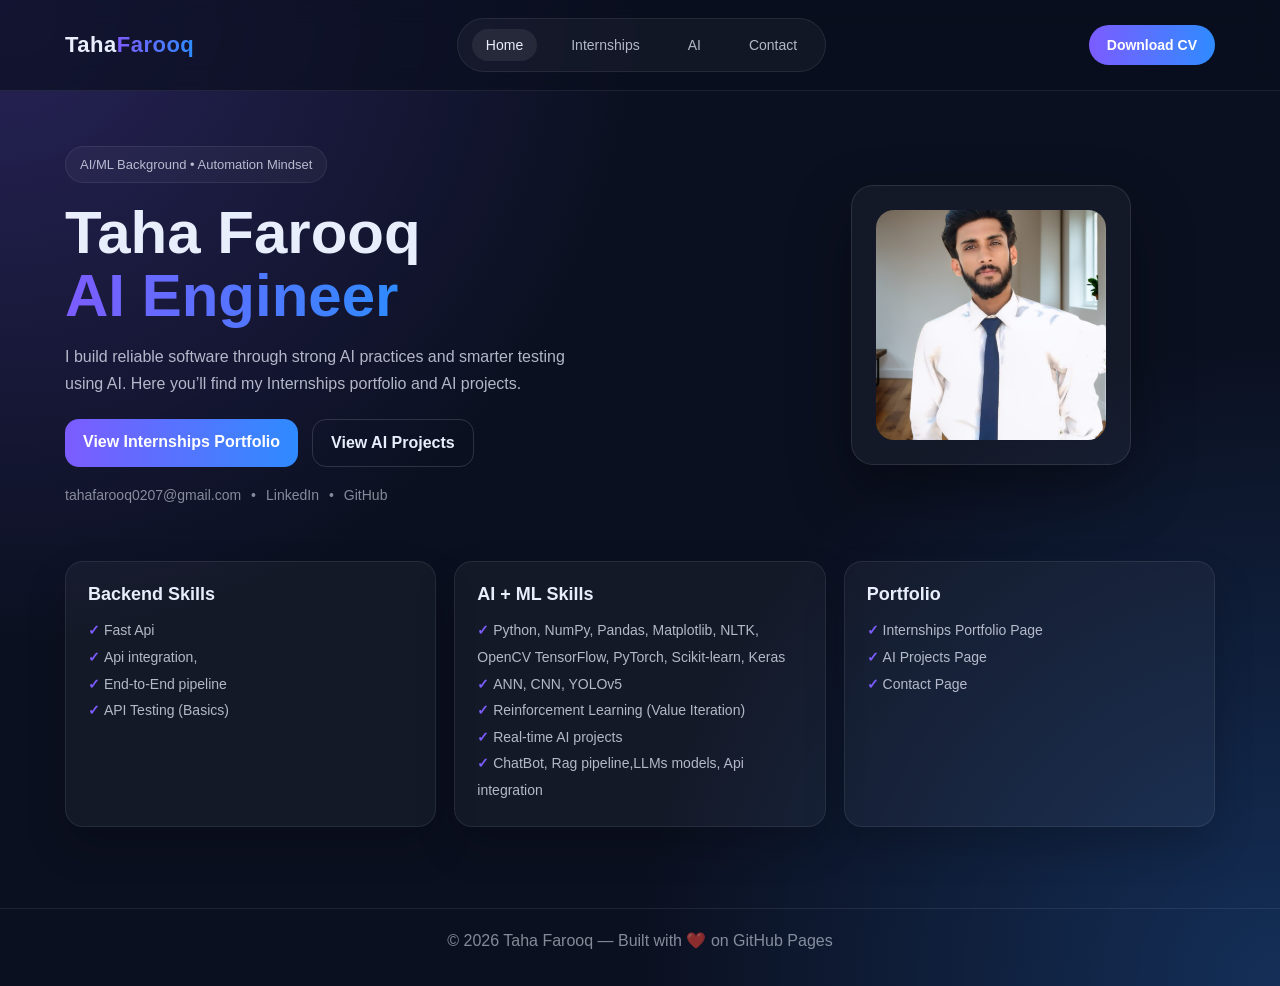
<file: index.html>
<!DOCTYPE html>
<html lang="en">
<head>
  <meta charset="UTF-8" />
  <meta name="viewport" content="width=device-width, initial-scale=1.0" />
  <title>Taha Farooq | AI Engineer</title>
  <link rel="stylesheet" href="style.css" />
</head>

<body>

  <!-- NAVBAR -->
  <header class="header">
    <div class="nav container">
      <div class="logo">Taha<span>Farooq</span></div>

      <nav class="nav-links">
        <a class="active" href="index.html">Home</a>
        <a href="qa.html">Internships</a>
        <a href="ai.html">AI</a>
        <a href="contact.html">Contact</a>
      </nav>

      <a class="btn small" href="Taha Farooq CV (AI & ML).pdf" target="_blank">Download CV</a>
    </div>
  </header>

  <!-- HERO -->
  <main class="container">
    <section class="hero">

      <!-- LEFT -->
      <div class="hero-left">
        <p class="tag">AI/ML Background • Automation Mindset</p>

        <h1>
          Taha Farooq<br />
          <span>AI Engineer</span>
        </h1>

        <p class="subtitle">
          I build reliable software through strong AI practices and smarter testing using AI.
          Here you’ll find my Internships portfolio and AI projects.
        </p>

        <div class="hero-actions">
          <a class="btn" href="qa.html">View Internships Portfolio</a>
          <a class="btn ghost" href="ai.html">View AI Projects</a>
        </div>

        <div class="hero-links">
          <a href="mailto:tahafarooq0207@gmail.com">tahafarooq0207@gmail.com</a>
          <span>•</span>
          <a href="https://www.linkedin.com/in/taha-farooq-3a74a6233/" target="_blank">LinkedIn</a>
          <span>•</span>
          <a href="https://github.com/tahafarooq002" target="_blank">GitHub</a>
        </div>
      </div>

      <!-- RIGHT (PROFILE CARD IMAGE) -->
      <div class="hero-right">
        <div class="profile-card">
          <img src="profile.png" alt="Taha Farooq" class="profile-img" />
        </div>
      </div>

    </section>

    <!-- FEATURE CARDS -->
    <section class="grid">

      <div class="card">
        <h3>Backend Skills</h3>
        <ul>
          <li>Fast Api</li>
          <li>Api integration,</li>
          <li>End-to-End pipeline</li>
          <li>API Testing (Basics)</li>
        </ul>
      </div>

      <div class="card">
        <h3>AI + ML Skills</h3>
        <ul>
          <li>Python, NumPy, Pandas, Matplotlib, NLTK, OpenCV TensorFlow, PyTorch, Scikit-learn, Keras</li>
          <li>ANN, CNN, YOLOv5</li>
          <li>Reinforcement Learning (Value Iteration)</li>
          <li>Real-time AI projects</li>
          <li>ChatBot, Rag pipeline,LLMs models, Api integration</li>
        </ul>
      </div>

      <div class="card">
        <h3>Portfolio</h3>
        <ul>
          <li>Internships Portfolio Page</li>
          <li>AI Projects Page</li>
          <li>Contact Page</li>
        </ul>
      </div>

    </section>
  </main>

  <!-- FOOTER -->
  <footer class="footer">
    <p>© 2026 Taha Farooq — Built with ❤️ on GitHub Pages</p>
  </footer>

</body>
</html>
</file>
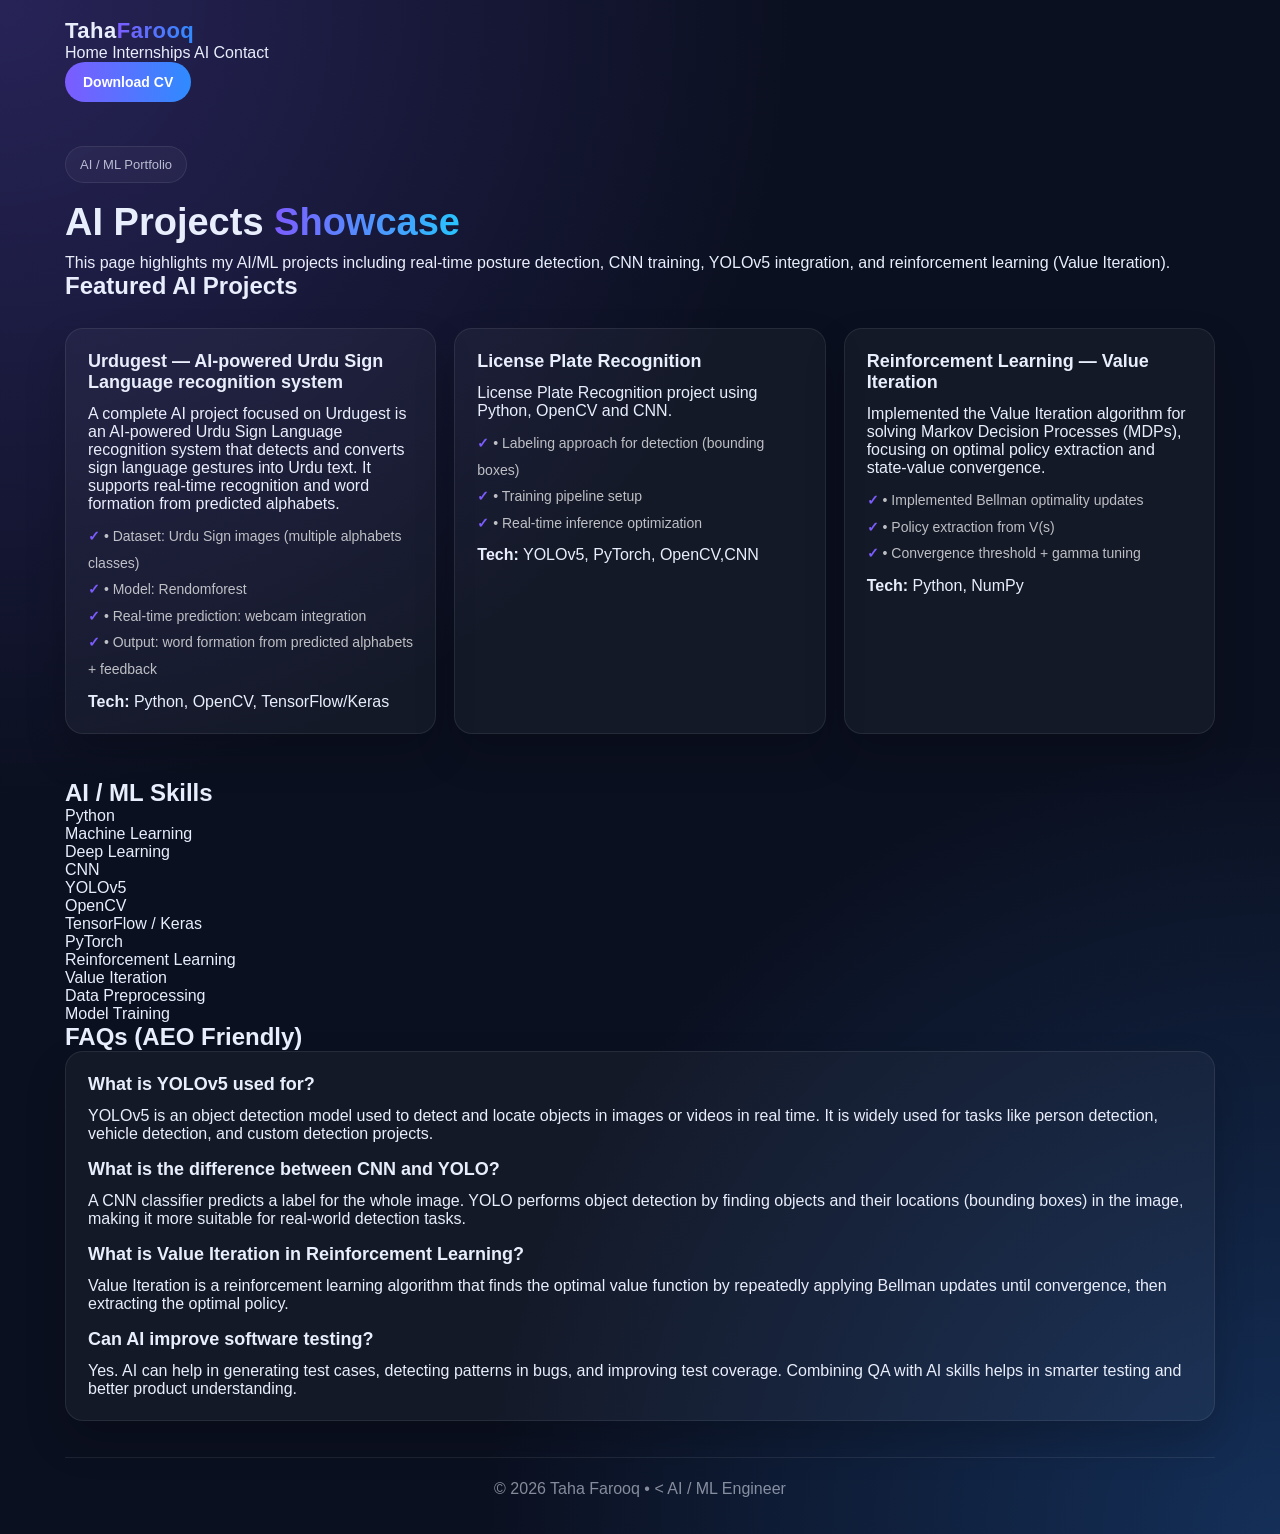
<file: ai.html>
<!DOCTYPE html>
<html lang="en">
<head>
  <meta charset="UTF-8" />
  <meta name="viewport" content="width=device-width, initial-scale=1.0" />
  <title>AI Projects | Taha Farooq</title>
  <meta name="description" content="Taha Farooq AI Projects — Posture detection (CNN/YOLOv5), reinforcement learning, and AI/ML work." />

  <link rel="stylesheet" href="style.css" />
</head>

<body>
  <!-- NAVBAR -->
  <header class="nav">
    <div class="container nav-inner">
      <a class="logo" href="index.html">Taha<span>Farooq</span></a>

      <nav class="menu">
        <a href="index.html">Home</a>
        <a href="qa.html">Internships</a>
        <a class="active" href="ai.html">AI</a>
        <a href="contact.html">Contact</a>
      </nav>

      <a class="btn small" href="Taha Farooq CV (AI & ML).pdf" target="_blank">Download CV</a>
    </div>
  </header>

  <main class="container">
    <!-- HERO -->
    <section class="section" style="padding-top: 26px;">
      <p class="tag">AI / ML Portfolio</p>
      <h1 style="font-size: 38px; margin-bottom: 10px;">
        AI Projects <span style="background: linear-gradient(90deg, #7c5cff, #27c4ff); -webkit-background-clip:text; background-clip:text; color:transparent;">Showcase</span>
      </h1>

      <p class="text">
        This page highlights my AI/ML projects including real-time posture detection, CNN training, YOLOv5 integration,
        and reinforcement learning (Value Iteration).
      </p>
    </section>

    <!-- PROJECTS -->
    <section class="section">
      <h2 class="section-title">Featured AI Projects</h2>

      <div class="grid">
        <div class="card">
          <h3>Urdugest — AI-powered Urdu Sign Language recognition system </h3>
          <p class="text">
            A complete AI project focused on Urdugest is an AI-powered Urdu Sign Language recognition system that detects and converts sign language gestures into Urdu text. It supports real-time recognition and word formation from predicted alphabets.
          </p>

          <ul style="margin-top: 10px; color: rgba(255,255,255,0.72); line-height: 1.9;">
            <li>• Dataset: Urdu Sign images (multiple alphabets classes)</li>
            <li>• Model: Rendomforest </li>
            <li>• Real-time prediction: webcam integration</li>
            <li>• Output: word formation from predicted alphabets + feedback</li>
          </ul>

          <p class="text" style="margin-top: 10px;">
            <b>Tech:</b> Python, OpenCV, TensorFlow/Keras
          </p>
        </div>

        <div class="card">
          <h3>License Plate Recognition </h3>
          <p class="text">
            License Plate Recognition project using Python, OpenCV and CNN.          </p>

          <ul style="margin-top: 10px; color: rgba(255,255,255,0.72); line-height: 1.9;">
            <li>• Labeling approach for detection (bounding boxes)</li>
            <li>• Training pipeline setup</li>
            <li>• Real-time inference optimization</li>
          </ul>

          <p class="text" style="margin-top: 10px;">
            <b>Tech:</b> YOLOv5, PyTorch, OpenCV,CNN
          </p>
        </div>

        <div class="card">
          <h3>Reinforcement Learning — Value Iteration</h3>
          <p class="text">
            Implemented the Value Iteration algorithm for solving Markov Decision Processes (MDPs),
            focusing on optimal policy extraction and state-value convergence.
          </p>

          <ul style="margin-top: 10px; color: rgba(255,255,255,0.72); line-height: 1.9;">
            <li>• Implemented Bellman optimality updates</li>
            <li>• Policy extraction from V(s)</li>
            <li>• Convergence threshold + gamma tuning</li>
          </ul>

          <p class="text" style="margin-top: 10px;">
            <b>Tech:</b> Python, NumPy
          </p>
        </div>
      </div>
    </section>

    <!-- AI SKILLS -->
    <section class="section">
      <h2 class="section-title">AI / ML Skills</h2>

      <div class="skills">
        <div class="pill">Python</div>
        <div class="pill">Machine Learning</div>
        <div class="pill">Deep Learning</div>
        <div class="pill">CNN</div>
        <div class="pill">YOLOv5</div>
        <div class="pill">OpenCV</div>
        <div class="pill">TensorFlow / Keras</div>
        <div class="pill">PyTorch</div>
        <div class="pill">Reinforcement Learning</div>
        <div class="pill">Value Iteration</div>
        <div class="pill">Data Preprocessing</div>
        <div class="pill">Model Training</div>
      </div>
    </section>

    <!-- AEO FRIENDLY FAQ -->
    <section class="section">
      <h2 class="section-title">FAQs (AEO Friendly)</h2>

      <div class="card">
        <h3>What is YOLOv5 used for?</h3>
        <p class="text">
          YOLOv5 is an object detection model used to detect and locate objects in images or videos in real time.
          It is widely used for tasks like person detection, vehicle detection, and custom detection projects.
        </p>

        <h3 style="margin-top: 16px;">What is the difference between CNN and YOLO?</h3>
        <p class="text">
          A CNN classifier predicts a label for the whole image. YOLO performs object detection by finding objects
          and their locations (bounding boxes) in the image, making it more suitable for real-world detection tasks.
        </p>

        <h3 style="margin-top: 16px;">What is Value Iteration in Reinforcement Learning?</h3>
        <p class="text">
          Value Iteration is a reinforcement learning algorithm that finds the optimal value function by repeatedly
          applying Bellman updates until convergence, then extracting the optimal policy.
        </p>

        <h3 style="margin-top: 16px;">Can AI improve software testing?</h3>
        <p class="text">
          Yes. AI can help in generating test cases, detecting patterns in bugs, and improving test coverage.
          Combining QA with AI skills helps in smarter testing and better product understanding.
        </p>
      </div>
    </section>

    <!-- FOOTER -->
    <footer class="footer">
      <p>© <span id="year"></span> Taha Farooq •  < AI / ML Engineer</p>
    </footer>
  </main>

  <script>
    document.getElementById("year").innerText = new Date().getFullYear();
  </script>
</body>
</html>
</file>
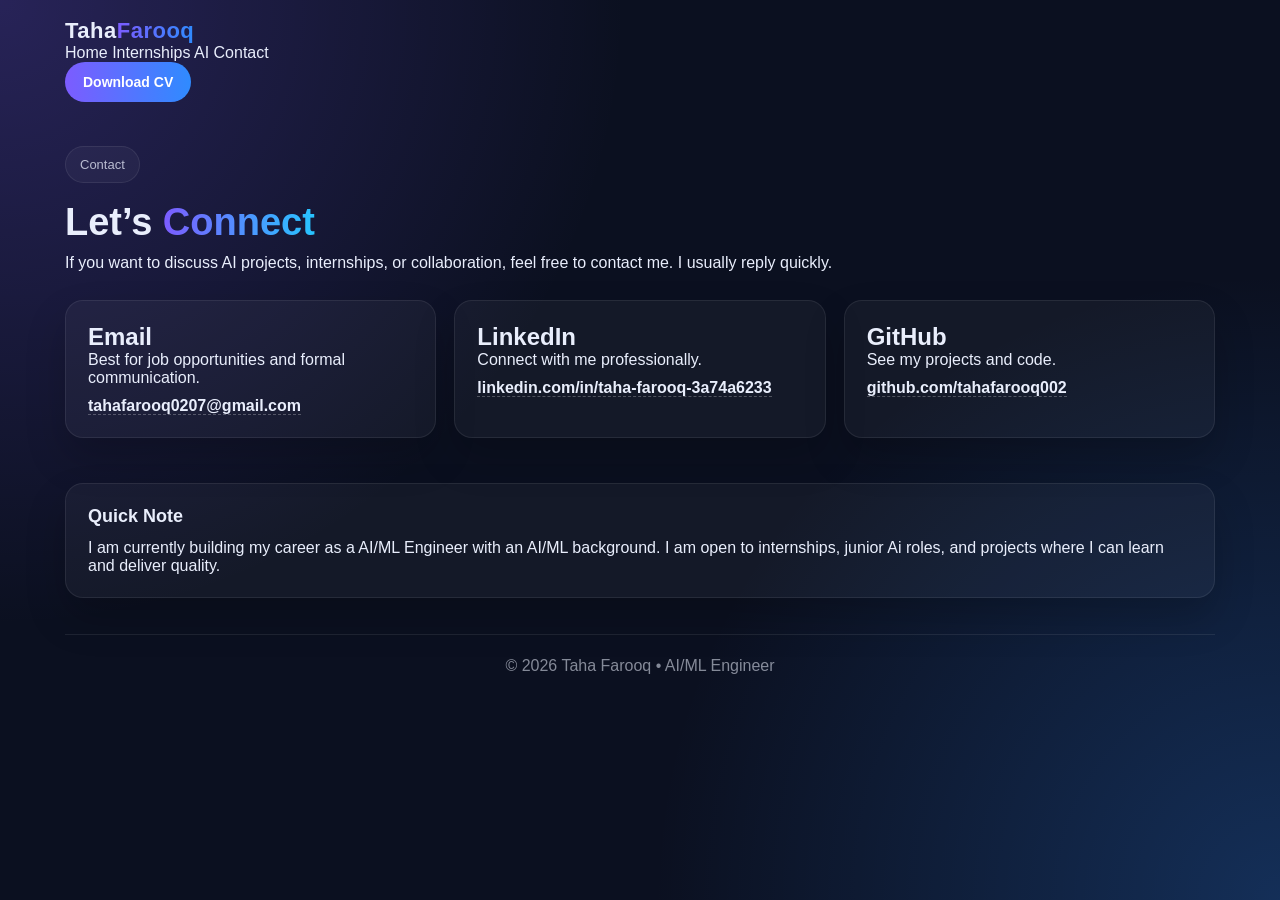
<file: contact.html>
<!DOCTYPE html>
<html lang="en">
<head>
  <meta charset="UTF-8" />
  <meta name="viewport" content="width=device-width, initial-scale=1.0" />
  <title>Contact | Taha Farooq</title>
  <meta name="description" content="Contact Taha Farooq — AI Engineer. Email, LinkedIn, and GitHub links." />

  <link rel="stylesheet" href="style.css" />
</head>

<body>
  <!-- NAVBAR -->
  <header class="nav">
    <div class="container nav-inner">
      <a class="logo" href="index.html">Taha<span>Farooq</span></a>

      <nav class="menu">
        <a href="index.html">Home</a>
        <a href="qa.html">Internships</a>
        <a href="ai.html">AI</a>
        <a class="active" href="contact.html">Contact</a>
      </nav>

      <a class="btn small" href="Taha Farooq CV (AI & ML).pdf" target="_blank">Download CV</a>
    </div>
  </header>

  <main class="container">
    <!-- HERO -->
    <section class="section" style="padding-top: 26px;">
      <p class="tag">Contact</p>

      <h1 style="font-size: 38px; margin-bottom: 10px;">
        Let’s <span style="background: linear-gradient(90deg, #7c5cff, #27c4ff); -webkit-background-clip:text; background-clip:text; color:transparent;">Connect</span>
      </h1>

      <p class="text">
        If you want to discuss  AI projects, internships, or collaboration, feel free to contact me.
        I usually reply quickly.
      </p>
    </section>

    <!-- CONTACT CARDS -->
    <section class="grid">
      <div class="card">
        <h2>Email</h2>
        <p class="text">Best for job opportunities and formal communication.</p>
        <p style="margin-top: 10px; font-weight: 800;">
          <a href="mailto:tahafarooq0207@gmail.com" style="border-bottom: 1px dashed rgba(255,255,255,0.25);">
            tahafarooq0207@gmail.com
          </a>
        </p>
      </div>

      <div class="card">
        <h2>LinkedIn</h2>
        <p class="text">Connect with me professionally.</p>
        <p style="margin-top: 10px; font-weight: 800;">
          <a href="https://www.linkedin.com/in/taha-farooq-3a74a6233/" target="_blank" style="border-bottom: 1px dashed rgba(255,255,255,0.25);">
            linkedin.com/in/taha-farooq-3a74a6233
          </a>
        </p>
      </div>

      <div class="card">
        <h2>GitHub</h2>
        <p class="text">See my projects and code.</p>
        <p style="margin-top: 10px; font-weight: 800;">
          <a href="https://github.com/tahafarooq002/" target="_blank" style="border-bottom: 1px dashed rgba(255,255,255,0.25);">
            github.com/tahafarooq002
          </a>
        </p>
      </div>
    </section>

    <!-- NOTE -->
    <section class="section">
      <div class="card">
        <h3>Quick Note</h3>
        <p class="text">
          I am currently building my career as a AI/ML Engineer with an AI/ML background.
          I am open to internships, junior Ai roles, and projects where I can learn and deliver quality.
        </p>
      </div>
    </section>

    <!-- FOOTER -->
    <footer class="footer">
      <p>© <span id="year"></span> Taha Farooq • AI/ML Engineer</p>
    </footer>
  </main>

  <script>
    document.getElementById("year").innerText = new Date().getFullYear();
  </script>
</body>
</html>
</file>
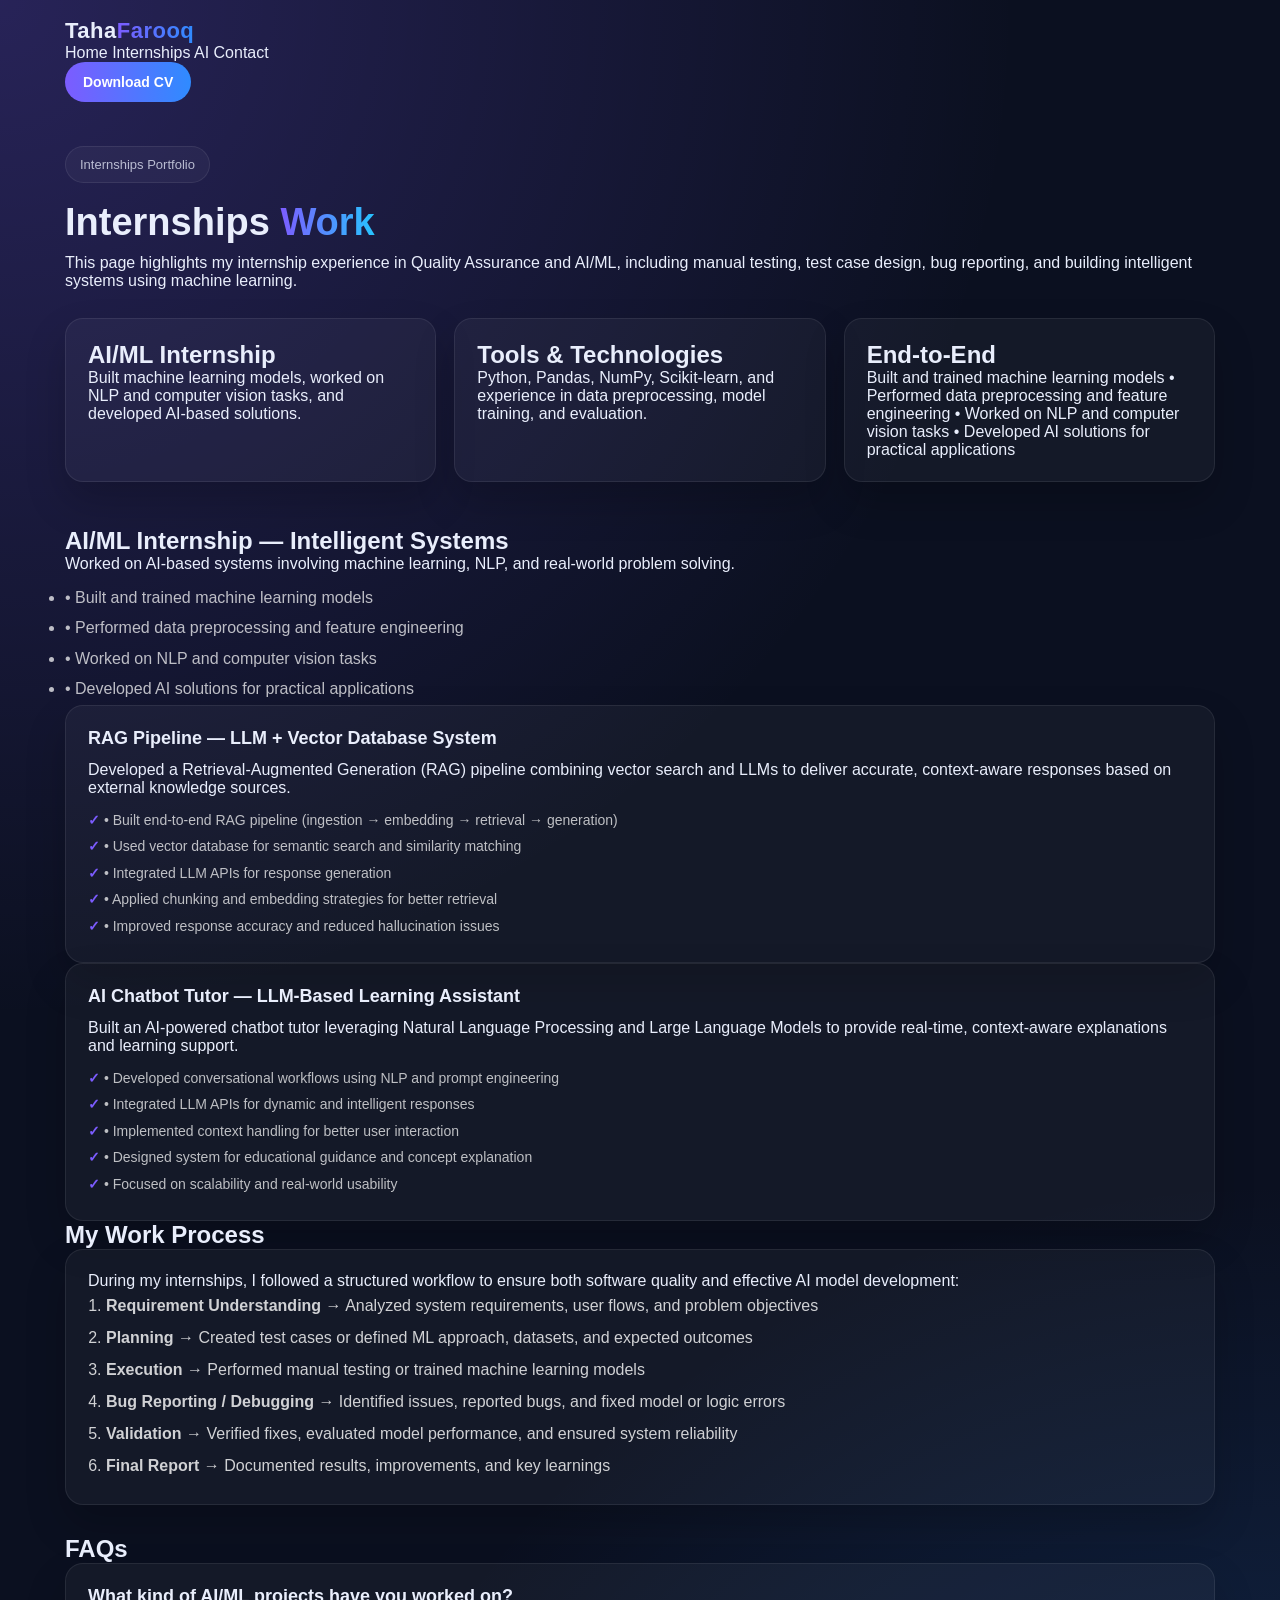
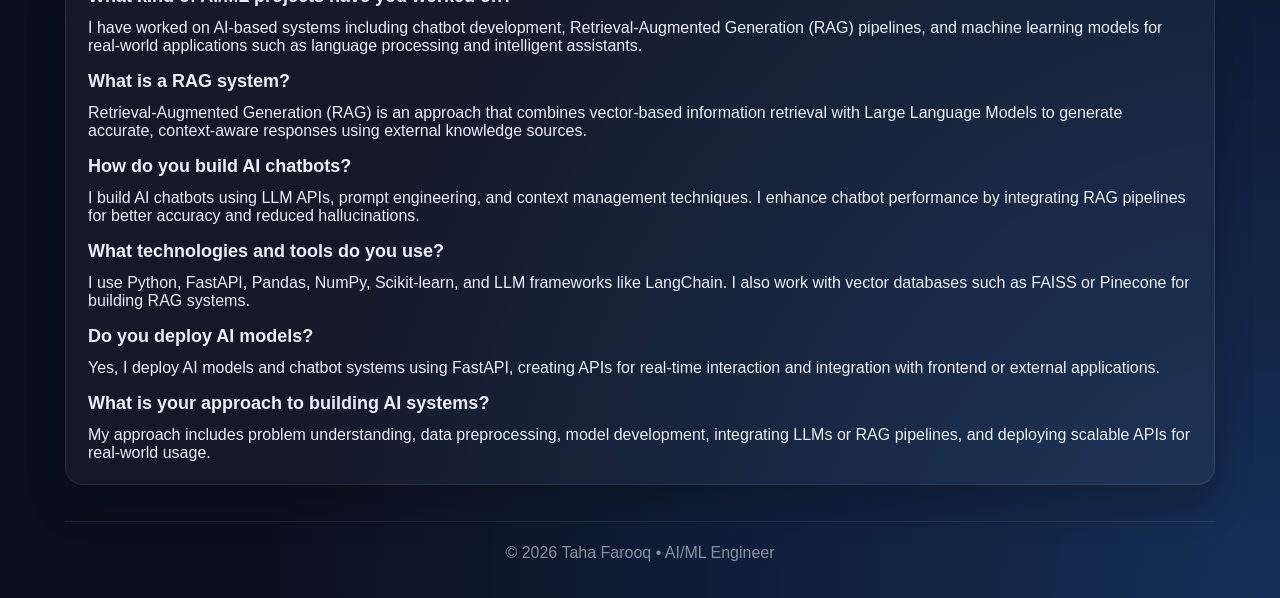
<file: qa.html>
<!DOCTYPE html>
<html lang="en">
<head>
  <meta charset="UTF-8" />
  <meta name="viewport" content="width=device-width, initial-scale=1.0" />
  <title>Internships Portfolio | Taha Farooq</title>
  <meta name="description" content="Taha Farooq Internships Portfolio" />

  <link rel="stylesheet" href="style.css" />
</head>

<body>
  <!-- NAVBAR -->
  <header class="nav">
    <div class="container nav-inner">
      <a class="logo" href="index.html">Taha<span>Farooq</span></a>

      <nav class="menu">
        <a href="index.html">Home</a>
        <a class="active" href="qa.html">Internships</a>
        <a href="ai.html">AI</a>
        <a href="contact.html">Contact</a>
      </nav>

      <a class="btn small" href="Taha Farooq CV (AI & ML).pdf" target="_blank">Download CV</a>
    </div>
  </header>

  <main class="container">
    <!-- HERO -->
    <section class="section" style="padding-top: 26px;">
      <p class="tag">Internships Portfolio</p>
      <h1 style="font-size: 38px; margin-bottom: 10px;">
        Internships <span style="background: linear-gradient(90deg, #7c5cff, #27c4ff); -webkit-background-clip:text; background-clip:text; color:transparent;">Work</span>
      </h1>

      <p class="text">
        This page highlights my internship experience in Quality Assurance and AI/ML, including manual testing,
        test case design, bug reporting, and building intelligent systems using machine learning.
      </p>
    </section>

    <!-- Internships SKILLS -->
    <section class="grid">
      <div class="card">
        <h2>AI/ML Internship</h2>
        <p class="text">
        Built machine learning models, worked on NLP and computer vision tasks, and developed AI-based solutions.
        </p>
      </div>

      <div class="card">
        <h2>Tools & Technologies</h2>
        <p class="text">
        Python, Pandas, NumPy, Scikit-learn, and experience in data preprocessing, model training, and evaluation.
        </p>
      </div>

      <div class="card">
        <h2>End-to-End</h2>
        <p class="text">
        Built and trained machine learning models
        • Performed data preprocessing and feature engineering
        • Worked on NLP and computer vision tasks
        • Developed AI solutions for practical applications
        </p>
      </div>
    </section>

    <!-- PROJECTS -->
    <section class="section">
      <h2 class="section-title">AI/ML Internship — Intelligent Systems</h2>
      <p class="text">
        Worked on AI-based systems involving machine learning, NLP, and real-world problem solving.
      </p>
      <ul style="margin-top: 10px; color: rgba(255,255,255,0.72); line-height: 1.9;">
        <li>• Built and trained machine learning models</li>
        <li>• Performed data preprocessing and feature engineering</li>
        <li>• Worked on NLP and computer vision tasks</li>
        <li>• Developed AI solutions for practical applications</li>
      </ul>

      <div class="card">
        <h3>RAG Pipeline — LLM + Vector Database System</h3>
        <p class="text">
            Developed a Retrieval-Augmented Generation (RAG) pipeline combining vector search and LLMs
            to deliver accurate, context-aware responses based on external knowledge sources.
        </p>

        <ul style="margin-top: 10px; color: rgba(255,255,255,0.72); line-height: 1.9;">
            <li>• Built end-to-end RAG pipeline (ingestion → embedding → retrieval → generation)</li>
            <li>• Used vector database for semantic search and similarity matching</li>
            <li>• Integrated LLM APIs for response generation</li>
            <li>• Applied chunking and embedding strategies for better retrieval</li>
            <li>• Improved response accuracy and reduced hallucination issues</li>
        </ul>
        </div>

        <div class="card">
        <h3>AI Chatbot Tutor — LLM-Based Learning Assistant</h3>
        <p class="text">
            Built an AI-powered chatbot tutor leveraging Natural Language Processing and Large Language Models
            to provide real-time, context-aware explanations and learning support.
        </p>

        <ul style="margin-top: 10px; color: rgba(255,255,255,0.72); line-height: 1.9;">
            <li>• Developed conversational workflows using NLP and prompt engineering</li>
            <li>• Integrated LLM APIs for dynamic and intelligent responses</li>
            <li>• Implemented context handling for better user interaction</li>
            <li>• Designed system for educational guidance and concept explanation</li>
            <li>• Focused on scalability and real-world usability</li>
        </ul>
        </div>
    </section>

   <!-- internship PROCESS -->
<section class="section">
  <h2 class="section-title">My Work Process</h2>

  <div class="card">
    <p class="text">
      During my internships, I followed a structured workflow to ensure both software quality and effective AI model development:
    </p>

    <ol style="margin-left: 18px; color: rgba(255,255,255,0.80); line-height: 2;">
      <li><b>Requirement Understanding</b> → Analyzed system requirements, user flows, and problem objectives</li>
      <li><b>Planning</b> → Created test cases or defined ML approach, datasets, and expected outcomes</li>
      <li><b>Execution</b> → Performed manual testing or trained machine learning models</li>
      <li><b>Bug Reporting / Debugging</b> → Identified issues, reported bugs, and fixed model or logic errors</li>
      <li><b>Validation</b> → Verified fixes, evaluated model performance, and ensured system reliability</li>
      <li><b>Final Report</b> → Documented results, improvements, and key learnings</li>
    </ol>
  </div>
</section>

    <!-- AEO FRIENDLY FAQ -->
<section class="section faq-section">
  <h2 class="section-title">FAQs</h2>

  <div class="card">
    <h3>What kind of AI/ML projects have you worked on?</h3>
    <p class="text">
      I have worked on AI-based systems including chatbot development, Retrieval-Augmented Generation (RAG) pipelines,
      and machine learning models for real-world applications such as language processing and intelligent assistants.
    </p>

    <h3 style="margin-top: 16px;">What is a RAG system?</h3>
    <p class="text">
      Retrieval-Augmented Generation (RAG) is an approach that combines vector-based information retrieval
      with Large Language Models to generate accurate, context-aware responses using external knowledge sources.
    </p>

    <h3 style="margin-top: 16px;">How do you build AI chatbots?</h3>
    <p class="text">
      I build AI chatbots using LLM APIs, prompt engineering, and context management techniques.
      I enhance chatbot performance by integrating RAG pipelines for better accuracy and reduced hallucinations.
    </p>

    <h3 style="margin-top: 16px;">What technologies and tools do you use?</h3>
    <p class="text">
      I use Python, FastAPI, Pandas, NumPy, Scikit-learn, and LLM frameworks like LangChain.
      I also work with vector databases such as FAISS or Pinecone for building RAG systems.
    </p>

    <h3 style="margin-top: 16px;">Do you deploy AI models?</h3>
    <p class="text">
      Yes, I deploy AI models and chatbot systems using FastAPI, creating APIs for real-time interaction
      and integration with frontend or external applications.
    </p>

    <h3 style="margin-top: 16px;">What is your approach to building AI systems?</h3>
    <p class="text">
      My approach includes problem understanding, data preprocessing, model development,
      integrating LLMs or RAG pipelines, and deploying scalable APIs for real-world usage.
    </p>
  </div>
</section>

    <!-- FOOTER -->
    <footer class="footer">
      <p>© <span id="year"></span> Taha Farooq • AI/ML Engineer</p>
    </footer>
  </main>

  <script>
    document.getElementById("year").innerText = new Date().getFullYear();
  </script>
</body>
</html>
</file>
<file: style.css>
*{
  margin: 0;
  padding: 0;
  box-sizing: border-box;
  font-family: Arial, sans-serif;
}

:root{
  --bg: #0b1020;
  --card: rgba(255,255,255,0.05);
  --border: rgba(255,255,255,0.10);
  --text: #e9eefc;
  --muted: rgba(233,238,252,0.75);
  --muted2: rgba(233,238,252,0.55);

  --accent1: #7c5cff;
  --accent2: #2f8bff;
}

body{
  background: radial-gradient(circle at top left, rgba(124,92,255,0.25), transparent 40%),
              radial-gradient(circle at bottom right, rgba(47,139,255,0.25), transparent 40%),
              var(--bg);
  color: var(--text);
  min-height: 100vh;
}

a{
  color: inherit;
  text-decoration: none;
}

.container{
  width: 90%;
  max-width: 1150px;
  margin: 0 auto;
}

/* =========================
   HEADER / NAV
========================= */
.header{
  position: sticky;
  top: 0;
  z-index: 1000;
  background: rgba(10,15,30,0.65);
  backdrop-filter: blur(12px);
  -webkit-backdrop-filter: blur(12px);
  border-bottom: 1px solid rgba(255,255,255,0.08);
}

.nav{
  display: flex;
  align-items: center;
  justify-content: space-between;
  padding: 18px 0;
}

.logo{
  font-size: 22px;
  font-weight: 800;
  letter-spacing: 0.5px;
}

.logo span{
  background: linear-gradient(90deg, var(--accent1), var(--accent2));
  -webkit-background-clip: text;
  -webkit-text-fill-color: transparent;
}

.nav-links{
  display: flex;
  gap: 20px;
  background: rgba(255,255,255,0.04);
  border: 1px solid rgba(255,255,255,0.08);
  padding: 10px 14px;
  border-radius: 999px;
}

.nav-links a{
  font-size: 14px;
  color: var(--muted);
  padding: 8px 14px;
  border-radius: 999px;
  transition: 0.2s;
}

.nav-links a:hover{
  color: var(--text);
  background: rgba(255,255,255,0.05);
}

.nav-links a.active{
  color: var(--text);
  background: rgba(255,255,255,0.07);
}

/* =========================
   BUTTONS
========================= */
.btn{
  display: inline-block;
  padding: 14px 18px;
  border-radius: 14px;
  background: linear-gradient(90deg, var(--accent1), var(--accent2));
  color: white;
  font-weight: 700;
  border: none;
  transition: 0.2s;
}

.btn:hover{
  transform: translateY(-2px);
}

.btn.ghost{
  background: transparent;
  border: 1px solid rgba(255,255,255,0.14);
  color: var(--text);
}

.btn.small{
  padding: 12px 18px;
  border-radius: 999px;
  font-size: 14px;
}

/* =========================
   HERO
========================= */
.hero{
  display: grid;
  grid-template-columns: 1.2fr 0.8fr;
  gap: 30px;
  padding: 55px 0 30px;
  align-items: center;
}

.tag{
  display: inline-block;
  background: rgba(255,255,255,0.04);
  border: 1px solid rgba(255,255,255,0.08);
  padding: 10px 14px;
  border-radius: 999px;
  font-size: 13px;
  color: var(--muted);
  margin-bottom: 18px;
}

.hero h1{
  font-size: 60px;
  line-height: 1.05;
  margin-bottom: 16px;
}

.hero h1 span{
  background: linear-gradient(90deg, var(--accent1), var(--accent2));
  -webkit-background-clip: text;
  -webkit-text-fill-color: transparent;
}

.subtitle{
  font-size: 16px;
  line-height: 1.7;
  color: var(--muted);
  max-width: 520px;
  margin-bottom: 22px;
}

.hero-actions{
  display: flex;
  gap: 14px;
  margin-bottom: 20px;
  flex-wrap: wrap;
}

.hero-links{
  display: flex;
  gap: 10px;
  flex-wrap: wrap;
  color: var(--muted2);
  font-size: 14px;
}

.hero-links a:hover{
  color: var(--text);
}

/* =========================
   PROFILE CARD (RIGHT SIDE)
========================= */
.hero-right{
  display: flex;
  justify-content: center;
  align-items: center;
}

.profile-card{
  width: 280px;
  height: 280px;
  display: flex;
  justify-content: center;
  align-items: center;
  border-radius: 22px;

  background: rgba(255,255,255,0.04);
  border: 1px solid rgba(255,255,255,0.10);

  backdrop-filter: blur(14px);
  -webkit-backdrop-filter: blur(14px);

  box-shadow: 0 25px 60px rgba(0,0,0,0.35);
}

.profile-img{
  width: 230px;
  height: 230px;
  object-fit: cover;
  border-radius: 18px;
}

/* =========================
   FEATURE GRID
========================= */
.grid{
  display: grid;
  grid-template-columns: repeat(3, 1fr);
  gap: 18px;
  padding: 28px 0 45px;
}

.card{
  background: rgba(255,255,255,0.04);
  border: 1px solid rgba(255,255,255,0.08);
  border-radius: 18px;
  padding: 22px;
  box-shadow: 0 20px 40px rgba(0,0,0,0.20);
}

.card h3{
  font-size: 18px;
  margin-bottom: 12px;
}

.card ul{
  list-style: none;
  color: var(--muted);
  font-size: 14px;
  line-height: 1.9;
}

.card ul li::before{
  content: "✓ ";
  color: #7c5cff;
  font-weight: bold;
}

/* =========================
   FOOTER
========================= */
.footer{
  padding: 22px 0 36px;
  color: var(--muted2);
  text-align: center;
  border-top: 1px solid rgba(255,255,255,0.08);
  margin-top: 36px;
}

/* =========================
   RESPONSIVE
========================= */
@media (max-width: 900px){
  .hero{
    grid-template-columns: 1fr;
    padding-top: 28px;
  }

  .grid{
    grid-template-columns: 1fr;
  }

  .nav-links{
    display: none;
  }

  .hero h1{
    font-size: 46px;
  }

  .profile-card{
    width: 240px;
    height: 240px;
  }

  .profile-img{
    width: 200px;
    height: 200px;
  }
}
.faq-section{
  margin-top: 30px;
}
</file>
